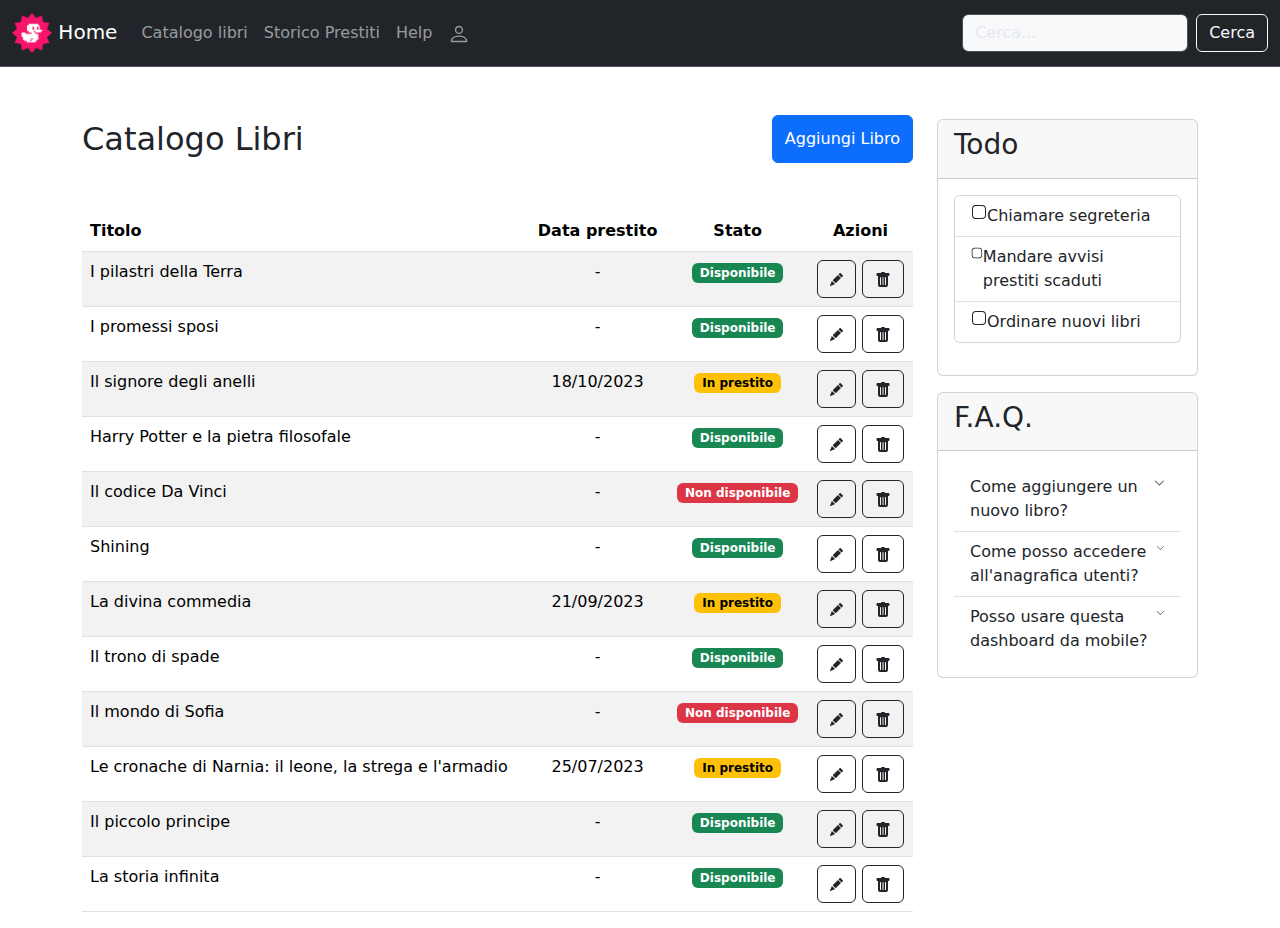
<file: index.html>
<!DOCTYPE html>
<html lang="en">
<head>
    <meta charset="UTF-8">
    <meta name="viewport" content="width=device-width, initial-scale=1.0">
    <title>Bootstrap Dashboard</title>
        <link
            href="https://cdn.jsdelivr.net/npm/bootstrap@5.3.3/dist/css/bootstrap.min.css"
            rel="stylesheet"
            integrity="sha384-QWTKZyjpPEjISv5WaRU9OFeRpok6YctnYmDr5pNlyT2bRjXh0JMhjY6hW+ALEwIH"
            crossorigin="anonymous"/>
        

        <link rel="stylesheet" href="css/style.css">
        

</head>
<body>

    <!-- header, navbar -->
    <!-- <header>
        <nav class="navbar navbar-expand-lg bg-dark bg-body" data-bs-theme="dark">
            <div class="container-header">
                <a class="navbar-brand" href="#">
                    <img src="img/duck.png" alt="papera bianca su sfondo fucsia" width="40" height="40" class="d-inline-block align-text-center">
                    Catalogo Libri
                </a>
                <button class="navbar-toggler" type="button" data-bs-toggle="collapse" data-bs-target="#navbarSupportedContent" aria-controls="navbarSupportedContent" aria-expanded="false" aria-label="Toggle navigation">
                    <span class="navbar-toggler-icon"></span>
                </button>
                <div class="collapse navbar-collapse"       id="navbarSupportedContent">
                    <ul class="navbar-nav me-auto mb-2 mb-lg-0">
                        <li class="nav-item">
                            <a class="nav-link" aria-current="page" data-bs-toggle="collapse" href="#"><i class="bi bi-person"></i><svg xmlns="http://www.w3.org/2000/svg" width="22" height="22" fill="currentColor"  class="bi bi-person" viewBox="0 0 16 16">
                                <path d="M8 8a3 3 0 1 0 0-6 3 3 0 0 0 0 6m2-3a2 2 0 1 1-4 0 2 2 0 0 1 4 0m4 8c0 1-1 1-1 1H3s-1 0-1-1 1-4 6-4 6 3 6 4m-1-.004c-.001-.246-.154-.986-.832-1.664C11.516 10.68 10.289 10 8 10s-3.516.68-4.168 1.332c-.678.678-.83 1.418-.832 1.664z"/>
                              </svg></a>
                        </li>
                        <li class="nav-item">
                            <a class="nav-link" aria-current="page" data-bs-toggle="collapse" href="#">Storico Prestiti</a>
                        </li>
                        <li class="nav-item">
                            <a class="nav-link" aria-current="page" data-bs-toggle="collapse" href="#">Help</a>
                        </li>
                    </ul>
                    <form class="d-flex" role="search">
                        <input class="form-control me-2 bg-light text-dark" type="search" placeholder="Cerca..." aria-label="Search">
                        <button class="btn btn-outline-light" type="submit"> Cerca</button>
                    </form>
                </div>
            </div>
        </nav>
    </header> -->

    <header>
        <nav class="navbar navbar-expand-lg bg-dark border-bottom border-body" data-bs-theme="dark">
            <div class="container-fluid">
                <a class="navbar-brand" href="#">
                    <img src="img/duck.png" alt="papera bianca su sfondo fucsia" width="40" height="40" class="d-inline-block align-text-center">
                    Home
                </a>
                <button class="navbar-toggler" type="button" data-bs-toggle="collapse" data-bs-target="#navbarSupportedContent" aria-controls="navbarSupportedContent" aria-expanded="false" aria-label="Toggle navigation">
                    <span class="navbar-toggler-icon"></span>
                </button>
                <div class="collapse navbar-collapse"       id="navbarSupportedContent">
                    <ul class="navbar-nav me-auto mb-2 mb-lg-0">
                        <li class="nav-item">
                            <a class="nav-link" href="./index.html">Catalogo libri</a>
                        </li>
                        <li class="nav-item">
                            <a class="nav-link" href="#">Storico Prestiti</a>
                        </li>
                        <li class="nav-item">
                            <a class="nav-link" href="#">Help</a>
                        </li>
                        <li class="nav-item">
                            <a class="nav-link" aria-current="page" data-bs-toggle="collapse" href="./create-user.html"><i class="bi bi-person"></i><svg xmlns="http://www.w3.org/2000/svg" width="22" height="22" fill="currentColor"  class="bi bi-person" viewBox="0 0 16 16">
                                <path d="M8 8a3 3 0 1 0 0-6 3 3 0 0 0 0 6m2-3a2 2 0 1 1-4 0 2 2 0 0 1 4 0m4 8c0 1-1 1-1 1H3s-1 0-1-1 1-4 6-4 6 3 6 4m-1-.004c-.001-.246-.154-.986-.832-1.664C11.516 10.68 10.289 10 8 10s-3.516.68-4.168 1.332c-.678.678-.83 1.418-.832 1.664z"/>
                              </svg></a>
                        </li>
                    </ul>
                    <form class="d-flex" role="search">
                        <input class="form-control me-2 bg-light text-black" type="text" placeholder="Cerca..." aria-label="Search">
                        <button class="btn btn-outline-light" type="submit"> Cerca</button>
                    </form>
                </div>
            </div>
        </nav>
    </header>

    <main>

        <!-- grid -->
        <div class="container pt-5">
            <div class="row">

                <!-- prima colonna, sinistra -->

                <div class="col-sm-12 md-10 col-lg-9">
                    <section class="fs-2 d-flex justify-content-between">Catalogo Libri
                    <button type="button" class="btn btn-primary">Aggiungi Libro</button>
                    </section>

                   <!-- tabella -->

                    <div class="table pt-5">
                        <table class="table table-striped">
                            <thead>
                                <tr>
                                    <th>Titolo</th>
                                    <th class="text-center">Data prestito</th>
                                    <th class="text-center">Stato</th>
                                    <th class="text-center">Azioni</th>
                                </tr>
                            </thead>
                            <tbody>
                            <tr>
                                <td>I pilastri della Terra</td>
                                <td class="text-center">-</td>
                                <td class="text-center">
                                    <span class="badge text-bg-success">Disponibile</span>
                                </td>
                                <td class="text-center">
                                    <a href="" class="btn btn-outline-dark">
                                        <i class="bi bi-pencil.fill"></i>
                                        <svg xmlns="http://www.w3.org/2000/svg" width="13" height="13" fill="currentColor" class="bi bi-pencil-fill" viewBox="0 0 16 16">
                                        <path d="M12.854.146a.5.5 0 0 0-.707 0L10.5 1.793 14.207 5.5l1.647-1.646a.5.5 0 0 0 0-.708zm.646 6.061L9.793 2.5 3.293 9H3.5a.5.5 0 0 1 .5.5v.5h.5a.5.5 0 0 1 .5.5v.5h.5a.5.5 0 0 1 .5.5v.5h.5a.5.5 0 0 1 .5.5v.207zm-7.468 7.468A.5.5 0 0 1 6 13.5V13h-.5a.5.5 0 0 1-.5-.5V12h-.5a.5.5 0 0 1-.5-.5V11h-.5a.5.5 0 0 1-.5-.5V10h-.5a.5.5 0 0 1-.175-.032l-.179.178a.5.5 0 0 0-.11.168l-2 5a.5.5 0 0 0 .65.65l5-2a.5.5 0 0 0 .168-.11z"/>
                                        </svg>
                                    </a>
                                    <a href="" class="btn btn-outline-dark">
                                        <i class="bi bi-trash-fill"></i>
                                        <svg xmlns="http://www.w3.org/2000/svg" width="16" height="16" fill="currentColor" class="bi bi-trash-fill" viewBox="0 0 16 16">
                                        <path d="M2.5 1a1 1 0 0 0-1 1v1a1 1 0 0 0 1 1H3v9a2 2 0 0 0 2 2h6a2 2 0 0 0 2-2V4h.5a1 1 0 0 0 1-1V2a1 1 0 0 0-1-1H10a1 1 0 0 0-1-1H7a1 1 0 0 0-1 1zm3 4a.5.5 0 0 1 .5.5v7a.5.5 0 0 1-1 0v-7a.5.5 0 0 1 .5-.5M8 5a.5.5 0 0 1 .5.5v7a.5.5 0 0 1-1 0v-7A.5.5 0 0 1 8 5m3 .5v7a.5.5 0 0 1-1 0v-7a.5.5 0 0 1 1 0"/>
                                        </svg>
                                    </a>
                                </td>
                            </tr>
                            <tr>
                                <td>I promessi sposi</td>
                                <td class="text-center">-</td>
                                <td class="text-center">
                                    <span class="badge text-bg-success">Disponibile</span>
                                </td>
                                <td class="text-center">
                                    <a href="" class="btn btn-outline-dark">
                                        <i class="bi bi-pencil.fill"></i>
                                        <svg xmlns="http://www.w3.org/2000/svg" width="13" height="13" fill="currentColor" class="bi bi-pencil-fill" viewBox="0 0 16 16">
                                        <path d="M12.854.146a.5.5 0 0 0-.707 0L10.5 1.793 14.207 5.5l1.647-1.646a.5.5 0 0 0 0-.708zm.646 6.061L9.793 2.5 3.293 9H3.5a.5.5 0 0 1 .5.5v.5h.5a.5.5 0 0 1 .5.5v.5h.5a.5.5 0 0 1 .5.5v.5h.5a.5.5 0 0 1 .5.5v.207zm-7.468 7.468A.5.5 0 0 1 6 13.5V13h-.5a.5.5 0 0 1-.5-.5V12h-.5a.5.5 0 0 1-.5-.5V11h-.5a.5.5 0 0 1-.5-.5V10h-.5a.5.5 0 0 1-.175-.032l-.179.178a.5.5 0 0 0-.11.168l-2 5a.5.5 0 0 0 .65.65l5-2a.5.5 0 0 0 .168-.11z"/>
                                        </svg>
                                    </a>
                                    <a href="" class="btn btn-outline-dark">
                                        <i class="bi bi-trash-fill"></i>
                                        <svg xmlns="http://www.w3.org/2000/svg" width="16" height="16" fill="currentColor" class="bi bi-trash-fill" viewBox="0 0 16 16">
                                        <path d="M2.5 1a1 1 0 0 0-1 1v1a1 1 0 0 0 1 1H3v9a2 2 0 0 0 2 2h6a2 2 0 0 0 2-2V4h.5a1 1 0 0 0 1-1V2a1 1 0 0 0-1-1H10a1 1 0 0 0-1-1H7a1 1 0 0 0-1 1zm3 4a.5.5 0 0 1 .5.5v7a.5.5 0 0 1-1 0v-7a.5.5 0 0 1 .5-.5M8 5a.5.5 0 0 1 .5.5v7a.5.5 0 0 1-1 0v-7A.5.5 0 0 1 8 5m3 .5v7a.5.5 0 0 1-1 0v-7a.5.5 0 0 1 1 0"/>
                                        </svg>
                                    </a>
                                </td>
                            </tr>
                            <tr>
                                <td>Il signore degli anelli</td>
                                <td class="text-center">18/10/2023</td>
                                <td class="text-center">
                                    <span class="badge text-bg-warning">In prestito</span>
                                </td>
                                <td class="text-center">
                                    <a href="" class="btn btn-outline-dark">
                                        <i class="bi bi-pencil.fill"></i>
                                        <svg xmlns="http://www.w3.org/2000/svg" width="13" height="13" fill="currentColor" class="bi bi-pencil-fill" viewBox="0 0 16 16">
                                        <path d="M12.854.146a.5.5 0 0 0-.707 0L10.5 1.793 14.207 5.5l1.647-1.646a.5.5 0 0 0 0-.708zm.646 6.061L9.793 2.5 3.293 9H3.5a.5.5 0 0 1 .5.5v.5h.5a.5.5 0 0 1 .5.5v.5h.5a.5.5 0 0 1 .5.5v.5h.5a.5.5 0 0 1 .5.5v.207zm-7.468 7.468A.5.5 0 0 1 6 13.5V13h-.5a.5.5 0 0 1-.5-.5V12h-.5a.5.5 0 0 1-.5-.5V11h-.5a.5.5 0 0 1-.5-.5V10h-.5a.5.5 0 0 1-.175-.032l-.179.178a.5.5 0 0 0-.11.168l-2 5a.5.5 0 0 0 .65.65l5-2a.5.5 0 0 0 .168-.11z"/>
                                        </svg>
                                    </a>
                                    <a href="" class="btn btn-outline-dark">
                                        <i class="bi bi-trash-fill"></i>
                                        <svg xmlns="http://www.w3.org/2000/svg" width="16" height="16" fill="currentColor" class="bi bi-trash-fill" viewBox="0 0 16 16">
                                        <path d="M2.5 1a1 1 0 0 0-1 1v1a1 1 0 0 0 1 1H3v9a2 2 0 0 0 2 2h6a2 2 0 0 0 2-2V4h.5a1 1 0 0 0 1-1V2a1 1 0 0 0-1-1H10a1 1 0 0 0-1-1H7a1 1 0 0 0-1 1zm3 4a.5.5 0 0 1 .5.5v7a.5.5 0 0 1-1 0v-7a.5.5 0 0 1 .5-.5M8 5a.5.5 0 0 1 .5.5v7a.5.5 0 0 1-1 0v-7A.5.5 0 0 1 8 5m3 .5v7a.5.5 0 0 1-1 0v-7a.5.5 0 0 1 1 0"/>
                                        </svg>
                                    </a>
                                </td>
                            </tr>
                            <tr>
                                <td>Harry Potter e la pietra filosofale</td>
                                <td class="text-center">-</td>
                                <td class="text-center">
                                    <span class="badge text-bg-success text">Disponibile</span>
                                </td>
                                <td class="text-center">
                                    <a href="" class="btn btn-outline-dark">
                                        <i class="bi bi-pencil.fill"></i>
                                        <svg xmlns="http://www.w3.org/2000/svg" width="13" height="13" fill="currentColor" class="bi bi-pencil-fill" viewBox="0 0 16 16">
                                        <path d="M12.854.146a.5.5 0 0 0-.707 0L10.5 1.793 14.207 5.5l1.647-1.646a.5.5 0 0 0 0-.708zm.646 6.061L9.793 2.5 3.293 9H3.5a.5.5 0 0 1 .5.5v.5h.5a.5.5 0 0 1 .5.5v.5h.5a.5.5 0 0 1 .5.5v.5h.5a.5.5 0 0 1 .5.5v.207zm-7.468 7.468A.5.5 0 0 1 6 13.5V13h-.5a.5.5 0 0 1-.5-.5V12h-.5a.5.5 0 0 1-.5-.5V11h-.5a.5.5 0 0 1-.5-.5V10h-.5a.5.5 0 0 1-.175-.032l-.179.178a.5.5 0 0 0-.11.168l-2 5a.5.5 0 0 0 .65.65l5-2a.5.5 0 0 0 .168-.11z"/>
                                        </svg>
                                    </a>
                                    <a href="" class="btn btn-outline-dark">
                                        <i class="bi bi-trash-fill"></i>
                                        <svg xmlns="http://www.w3.org/2000/svg" width="16" height="16" fill="currentColor" class="bi bi-trash-fill" viewBox="0 0 16 16">
                                        <path d="M2.5 1a1 1 0 0 0-1 1v1a1 1 0 0 0 1 1H3v9a2 2 0 0 0 2 2h6a2 2 0 0 0 2-2V4h.5a1 1 0 0 0 1-1V2a1 1 0 0 0-1-1H10a1 1 0 0 0-1-1H7a1 1 0 0 0-1 1zm3 4a.5.5 0 0 1 .5.5v7a.5.5 0 0 1-1 0v-7a.5.5 0 0 1 .5-.5M8 5a.5.5 0 0 1 .5.5v7a.5.5 0 0 1-1 0v-7A.5.5 0 0 1 8 5m3 .5v7a.5.5 0 0 1-1 0v-7a.5.5 0 0 1 1 0"/>
                                        </svg>
                                    </a>
                                </td>
                            </tr>
                            <tr>
                                <td>Il codice Da Vinci</td>
                                <td class="text-center">-</td>
                                <td class="text-center"> 
                                    <span class="badge text-bg-danger">Non disponibile</span>
                                </td>
                                <td class="text-center">
                                    <a href="" class="btn btn-outline-dark">
                                        <i class="bi bi-pencil.fill"></i>
                                        <svg xmlns="http://www.w3.org/2000/svg" width="13" height="13" fill="currentColor" class="bi bi-pencil-fill" viewBox="0 0 16 16">
                                        <path d="M12.854.146a.5.5 0 0 0-.707 0L10.5 1.793 14.207 5.5l1.647-1.646a.5.5 0 0 0 0-.708zm.646 6.061L9.793 2.5 3.293 9H3.5a.5.5 0 0 1 .5.5v.5h.5a.5.5 0 0 1 .5.5v.5h.5a.5.5 0 0 1 .5.5v.5h.5a.5.5 0 0 1 .5.5v.207zm-7.468 7.468A.5.5 0 0 1 6 13.5V13h-.5a.5.5 0 0 1-.5-.5V12h-.5a.5.5 0 0 1-.5-.5V11h-.5a.5.5 0 0 1-.5-.5V10h-.5a.5.5 0 0 1-.175-.032l-.179.178a.5.5 0 0 0-.11.168l-2 5a.5.5 0 0 0 .65.65l5-2a.5.5 0 0 0 .168-.11z"/>
                                        </svg>
                                    </a>
                                    <a href="" class="btn btn-outline-dark">
                                        <i class="bi bi-trash-fill"></i>
                                        <svg xmlns="http://www.w3.org/2000/svg" width="16" height="16" fill="currentColor" class="bi bi-trash-fill" viewBox="0 0 16 16">
                                        <path d="M2.5 1a1 1 0 0 0-1 1v1a1 1 0 0 0 1 1H3v9a2 2 0 0 0 2 2h6a2 2 0 0 0 2-2V4h.5a1 1 0 0 0 1-1V2a1 1 0 0 0-1-1H10a1 1 0 0 0-1-1H7a1 1 0 0 0-1 1zm3 4a.5.5 0 0 1 .5.5v7a.5.5 0 0 1-1 0v-7a.5.5 0 0 1 .5-.5M8 5a.5.5 0 0 1 .5.5v7a.5.5 0 0 1-1 0v-7A.5.5 0 0 1 8 5m3 .5v7a.5.5 0 0 1-1 0v-7a.5.5 0 0 1 1 0"/>
                                        </svg>
                                    </a>
                                </td>
                            </tr>
                            <tr>
                                <td>Shining</td>
                                <td class="text-center">-</td>
                                <td class="text-center">
                                    <span class="badge text-bg-success">Disponibile</span>
                                </td>
                                <td class="text-center">
                                    <a href="" class="btn btn-outline-dark">
                                        <i class="bi bi-pencil.fill"></i>
                                        <svg xmlns="http://www.w3.org/2000/svg" width="13" height="13" fill="currentColor" class="bi bi-pencil-fill" viewBox="0 0 16 16">
                                        <path d="M12.854.146a.5.5 0 0 0-.707 0L10.5 1.793 14.207 5.5l1.647-1.646a.5.5 0 0 0 0-.708zm.646 6.061L9.793 2.5 3.293 9H3.5a.5.5 0 0 1 .5.5v.5h.5a.5.5 0 0 1 .5.5v.5h.5a.5.5 0 0 1 .5.5v.5h.5a.5.5 0 0 1 .5.5v.207zm-7.468 7.468A.5.5 0 0 1 6 13.5V13h-.5a.5.5 0 0 1-.5-.5V12h-.5a.5.5 0 0 1-.5-.5V11h-.5a.5.5 0 0 1-.5-.5V10h-.5a.5.5 0 0 1-.175-.032l-.179.178a.5.5 0 0 0-.11.168l-2 5a.5.5 0 0 0 .65.65l5-2a.5.5 0 0 0 .168-.11z"/>
                                        </svg>
                                    </a>
                                    <a href="" class="btn btn-outline-dark">
                                        <i class="bi bi-trash-fill"></i>
                                        <svg xmlns="http://www.w3.org/2000/svg" width="16" height="16" fill="currentColor" class="bi bi-trash-fill" viewBox="0 0 16 16">
                                        <path d="M2.5 1a1 1 0 0 0-1 1v1a1 1 0 0 0 1 1H3v9a2 2 0 0 0 2 2h6a2 2 0 0 0 2-2V4h.5a1 1 0 0 0 1-1V2a1 1 0 0 0-1-1H10a1 1 0 0 0-1-1H7a1 1 0 0 0-1 1zm3 4a.5.5 0 0 1 .5.5v7a.5.5 0 0 1-1 0v-7a.5.5 0 0 1 .5-.5M8 5a.5.5 0 0 1 .5.5v7a.5.5 0 0 1-1 0v-7A.5.5 0 0 1 8 5m3 .5v7a.5.5 0 0 1-1 0v-7a.5.5 0 0 1 1 0"/>
                                        </svg>
                                    </a>
                                </td>
                            </tr>
                            <tr>
                                <td>La divina commedia</td>
                                <td class="text-center">21/09/2023</td>
                                <td class="text-center">
                                    <span class="badge text-bg-warning">In prestito</span>
                                </td>
                                <td class="text-center">
                                    <a href="" class="btn btn-outline-dark">
                                        <i class="bi bi-pencil.fill"></i>
                                        <svg xmlns="http://www.w3.org/2000/svg" width="13" height="13" fill="currentColor" class="bi bi-pencil-fill" viewBox="0 0 16 16">
                                        <path d="M12.854.146a.5.5 0 0 0-.707 0L10.5 1.793 14.207 5.5l1.647-1.646a.5.5 0 0 0 0-.708zm.646 6.061L9.793 2.5 3.293 9H3.5a.5.5 0 0 1 .5.5v.5h.5a.5.5 0 0 1 .5.5v.5h.5a.5.5 0 0 1 .5.5v.5h.5a.5.5 0 0 1 .5.5v.207zm-7.468 7.468A.5.5 0 0 1 6 13.5V13h-.5a.5.5 0 0 1-.5-.5V12h-.5a.5.5 0 0 1-.5-.5V11h-.5a.5.5 0 0 1-.5-.5V10h-.5a.5.5 0 0 1-.175-.032l-.179.178a.5.5 0 0 0-.11.168l-2 5a.5.5 0 0 0 .65.65l5-2a.5.5 0 0 0 .168-.11z"/>
                                        </svg>
                                    </a>
                                    <a href="" class="btn btn-outline-dark">
                                        <i class="bi bi-trash-fill"></i>
                                        <svg xmlns="http://www.w3.org/2000/svg" width="16" height="16" fill="currentColor" class="bi bi-trash-fill" viewBox="0 0 16 16">
                                        <path d="M2.5 1a1 1 0 0 0-1 1v1a1 1 0 0 0 1 1H3v9a2 2 0 0 0 2 2h6a2 2 0 0 0 2-2V4h.5a1 1 0 0 0 1-1V2a1 1 0 0 0-1-1H10a1 1 0 0 0-1-1H7a1 1 0 0 0-1 1zm3 4a.5.5 0 0 1 .5.5v7a.5.5 0 0 1-1 0v-7a.5.5 0 0 1 .5-.5M8 5a.5.5 0 0 1 .5.5v7a.5.5 0 0 1-1 0v-7A.5.5 0 0 1 8 5m3 .5v7a.5.5 0 0 1-1 0v-7a.5.5 0 0 1 1 0"/>
                                        </svg>
                                    </a>
                                </td>
                            </tr>
                            <tr>
                                <td>Il trono di spade</td>
                                <td class="text-center">-</td>
                                <td class="text-center">
                                    <span class="badge text-bg-success">Disponibile</span>
                                </td>
                                <td class="text-center">
                                    <a href="" class="btn btn-outline-dark">
                                        <i class="bi bi-pencil.fill"></i>
                                        <svg xmlns="http://www.w3.org/2000/svg" width="13" height="13" fill="currentColor" class="bi bi-pencil-fill" viewBox="0 0 16 16">
                                        <path d="M12.854.146a.5.5 0 0 0-.707 0L10.5 1.793 14.207 5.5l1.647-1.646a.5.5 0 0 0 0-.708zm.646 6.061L9.793 2.5 3.293 9H3.5a.5.5 0 0 1 .5.5v.5h.5a.5.5 0 0 1 .5.5v.5h.5a.5.5 0 0 1 .5.5v.5h.5a.5.5 0 0 1 .5.5v.207zm-7.468 7.468A.5.5 0 0 1 6 13.5V13h-.5a.5.5 0 0 1-.5-.5V12h-.5a.5.5 0 0 1-.5-.5V11h-.5a.5.5 0 0 1-.5-.5V10h-.5a.5.5 0 0 1-.175-.032l-.179.178a.5.5 0 0 0-.11.168l-2 5a.5.5 0 0 0 .65.65l5-2a.5.5 0 0 0 .168-.11z"/>
                                        </svg>
                                    </a>
                                    <a href="" class="btn btn-outline-dark">
                                        <i class="bi bi-trash-fill"></i>
                                        <svg xmlns="http://www.w3.org/2000/svg" width="16" height="16" fill="currentColor" class="bi bi-trash-fill" viewBox="0 0 16 16">
                                        <path d="M2.5 1a1 1 0 0 0-1 1v1a1 1 0 0 0 1 1H3v9a2 2 0 0 0 2 2h6a2 2 0 0 0 2-2V4h.5a1 1 0 0 0 1-1V2a1 1 0 0 0-1-1H10a1 1 0 0 0-1-1H7a1 1 0 0 0-1 1zm3 4a.5.5 0 0 1 .5.5v7a.5.5 0 0 1-1 0v-7a.5.5 0 0 1 .5-.5M8 5a.5.5 0 0 1 .5.5v7a.5.5 0 0 1-1 0v-7A.5.5 0 0 1 8 5m3 .5v7a.5.5 0 0 1-1 0v-7a.5.5 0 0 1 1 0"/>
                                        </svg>
                                    </a>
                                </td>
                            </tr>
                            <tr>
                                <td>Il mondo di Sofia</td>
                                <td class="text-center">-</td>
                                <td class="text-center">
                                    <span class="badge text-bg-danger">Non disponibile</span>
                                </td>
                                <td class="text-center">
                                    <a href="" class="btn btn-outline-dark">
                                        <i class="bi bi-pencil.fill"></i>
                                        <svg xmlns="http://www.w3.org/2000/svg" width="13" height="13" fill="currentColor" class="bi bi-pencil-fill" viewBox="0 0 16 16">
                                        <path d="M12.854.146a.5.5 0 0 0-.707 0L10.5 1.793 14.207 5.5l1.647-1.646a.5.5 0 0 0 0-.708zm.646 6.061L9.793 2.5 3.293 9H3.5a.5.5 0 0 1 .5.5v.5h.5a.5.5 0 0 1 .5.5v.5h.5a.5.5 0 0 1 .5.5v.5h.5a.5.5 0 0 1 .5.5v.207zm-7.468 7.468A.5.5 0 0 1 6 13.5V13h-.5a.5.5 0 0 1-.5-.5V12h-.5a.5.5 0 0 1-.5-.5V11h-.5a.5.5 0 0 1-.5-.5V10h-.5a.5.5 0 0 1-.175-.032l-.179.178a.5.5 0 0 0-.11.168l-2 5a.5.5 0 0 0 .65.65l5-2a.5.5 0 0 0 .168-.11z"/>
                                        </svg>
                                    </a>
                                    <a href="" class="btn btn-outline-dark">
                                        <i class="bi bi-trash-fill"></i>
                                        <svg xmlns="http://www.w3.org/2000/svg" width="16" height="16" fill="currentColor" class="bi bi-trash-fill" viewBox="0 0 16 16">
                                        <path d="M2.5 1a1 1 0 0 0-1 1v1a1 1 0 0 0 1 1H3v9a2 2 0 0 0 2 2h6a2 2 0 0 0 2-2V4h.5a1 1 0 0 0 1-1V2a1 1 0 0 0-1-1H10a1 1 0 0 0-1-1H7a1 1 0 0 0-1 1zm3 4a.5.5 0 0 1 .5.5v7a.5.5 0 0 1-1 0v-7a.5.5 0 0 1 .5-.5M8 5a.5.5 0 0 1 .5.5v7a.5.5 0 0 1-1 0v-7A.5.5 0 0 1 8 5m3 .5v7a.5.5 0 0 1-1 0v-7a.5.5 0 0 1 1 0"/>
                                        </svg>
                                    </a>
                                </td>
                            </tr>
                            <tr>
                                <td>Le cronache di Narnia: il leone, la strega e l'armadio</td>
                                <td class="text-center">25/07/2023</td>
                                <td class="text-center">
                                    <span class="badge text-bg-warning">In prestito</span>                                 
                                </td>
                                <td class="text-center">
                                    <a href="" class="btn btn-outline-dark">
                                        <i class="bi bi-pencil.fill"></i>
                                        <svg xmlns="http://www.w3.org/2000/svg" width="13" height="13" fill="currentColor" class="bi bi-pencil-fill" viewBox="0 0 16 16">
                                        <path d="M12.854.146a.5.5 0 0 0-.707 0L10.5 1.793 14.207 5.5l1.647-1.646a.5.5 0 0 0 0-.708zm.646 6.061L9.793 2.5 3.293 9H3.5a.5.5 0 0 1 .5.5v.5h.5a.5.5 0 0 1 .5.5v.5h.5a.5.5 0 0 1 .5.5v.5h.5a.5.5 0 0 1 .5.5v.207zm-7.468 7.468A.5.5 0 0 1 6 13.5V13h-.5a.5.5 0 0 1-.5-.5V12h-.5a.5.5 0 0 1-.5-.5V11h-.5a.5.5 0 0 1-.5-.5V10h-.5a.5.5 0 0 1-.175-.032l-.179.178a.5.5 0 0 0-.11.168l-2 5a.5.5 0 0 0 .65.65l5-2a.5.5 0 0 0 .168-.11z"/>
                                        </svg>
                                    </a>
                                    <a href="" class="btn btn-outline-dark">
                                        <i class="bi bi-trash-fill"></i>
                                        <svg xmlns="http://www.w3.org/2000/svg" width="16" height="16" fill="currentColor" class="bi bi-trash-fill" viewBox="0 0 16 16">
                                        <path d="M2.5 1a1 1 0 0 0-1 1v1a1 1 0 0 0 1 1H3v9a2 2 0 0 0 2 2h6a2 2 0 0 0 2-2V4h.5a1 1 0 0 0 1-1V2a1 1 0 0 0-1-1H10a1 1 0 0 0-1-1H7a1 1 0 0 0-1 1zm3 4a.5.5 0 0 1 .5.5v7a.5.5 0 0 1-1 0v-7a.5.5 0 0 1 .5-.5M8 5a.5.5 0 0 1 .5.5v7a.5.5 0 0 1-1 0v-7A.5.5 0 0 1 8 5m3 .5v7a.5.5 0 0 1-1 0v-7a.5.5 0 0 1 1 0"/>
                                        </svg>
                                    </a>
                                </td>
                            </tr>
                            <tr>
                                <td>Il piccolo principe</td>
                                <td class="text-center">-</td>
                                <td class="text-center">
                                    <span class="badge text-bg-success">Disponibile</span>
                                </td>
                                <td class="text-center">
                                    <a href="" class="btn btn-outline-dark">
                                        <i class="bi bi-pencil.fill"></i>
                                        <svg xmlns="http://www.w3.org/2000/svg" width="13" height="13" fill="currentColor" class="bi bi-pencil-fill" viewBox="0 0 16 16">
                                        <path d="M12.854.146a.5.5 0 0 0-.707 0L10.5 1.793 14.207 5.5l1.647-1.646a.5.5 0 0 0 0-.708zm.646 6.061L9.793 2.5 3.293 9H3.5a.5.5 0 0 1 .5.5v.5h.5a.5.5 0 0 1 .5.5v.5h.5a.5.5 0 0 1 .5.5v.5h.5a.5.5 0 0 1 .5.5v.207zm-7.468 7.468A.5.5 0 0 1 6 13.5V13h-.5a.5.5 0 0 1-.5-.5V12h-.5a.5.5 0 0 1-.5-.5V11h-.5a.5.5 0 0 1-.5-.5V10h-.5a.5.5 0 0 1-.175-.032l-.179.178a.5.5 0 0 0-.11.168l-2 5a.5.5 0 0 0 .65.65l5-2a.5.5 0 0 0 .168-.11z"/>
                                        </svg>
                                    </a>
                                    <a href="" class="btn btn-outline-dark">
                                        <i class="bi bi-trash-fill"></i>
                                        <svg xmlns="http://www.w3.org/2000/svg" width="16" height="16" fill="currentColor" class="bi bi-trash-fill" viewBox="0 0 16 16">
                                        <path d="M2.5 1a1 1 0 0 0-1 1v1a1 1 0 0 0 1 1H3v9a2 2 0 0 0 2 2h6a2 2 0 0 0 2-2V4h.5a1 1 0 0 0 1-1V2a1 1 0 0 0-1-1H10a1 1 0 0 0-1-1H7a1 1 0 0 0-1 1zm3 4a.5.5 0 0 1 .5.5v7a.5.5 0 0 1-1 0v-7a.5.5 0 0 1 .5-.5M8 5a.5.5 0 0 1 .5.5v7a.5.5 0 0 1-1 0v-7A.5.5 0 0 1 8 5m3 .5v7a.5.5 0 0 1-1 0v-7a.5.5 0 0 1 1 0"/>
                                        </svg>
                                    </a>
                                </td>
                            </tr>
                            <tr>
                                <td>La storia infinita</td>
                                <td class="text-center">-</td>
                                <td class="text-center">
                                    <span class="badge text-bg-success">Disponibile</span>
                                </td>
                                <td class="text-center">
                                    <a href="" class="btn btn-outline-dark">
                                        <i class="bi bi-pencil.fill"></i>
                                        <svg xmlns="http://www.w3.org/2000/svg" width="13" height="13" fill="currentColor" class="bi bi-pencil-fill" viewBox="0 0 16 16">
                                        <path d="M12.854.146a.5.5 0 0 0-.707 0L10.5 1.793 14.207 5.5l1.647-1.646a.5.5 0 0 0 0-.708zm.646 6.061L9.793 2.5 3.293 9H3.5a.5.5 0 0 1 .5.5v.5h.5a.5.5 0 0 1 .5.5v.5h.5a.5.5 0 0 1 .5.5v.5h.5a.5.5 0 0 1 .5.5v.207zm-7.468 7.468A.5.5 0 0 1 6 13.5V13h-.5a.5.5 0 0 1-.5-.5V12h-.5a.5.5 0 0 1-.5-.5V11h-.5a.5.5 0 0 1-.5-.5V10h-.5a.5.5 0 0 1-.175-.032l-.179.178a.5.5 0 0 0-.11.168l-2 5a.5.5 0 0 0 .65.65l5-2a.5.5 0 0 0 .168-.11z"/>
                                        </svg>
                                    </a>
                                    <a href="" class="btn btn-outline-dark">
                                        <i class="bi bi-trash-fill"></i>
                                        <svg xmlns="http://www.w3.org/2000/svg" width="16" height="16" fill="currentColor" class="bi bi-trash-fill" viewBox="0 0 16 16">
                                        <path d="M2.5 1a1 1 0 0 0-1 1v1a1 1 0 0 0 1 1H3v9a2 2 0 0 0 2 2h6a2 2 0 0 0 2-2V4h.5a1 1 0 0 0 1-1V2a1 1 0 0 0-1-1H10a1 1 0 0 0-1-1H7a1 1 0 0 0-1 1zm3 4a.5.5 0 0 1 .5.5v7a.5.5 0 0 1-1 0v-7a.5.5 0 0 1 .5-.5M8 5a.5.5 0 0 1 .5.5v7a.5.5 0 0 1-1 0v-7A.5.5 0 0 1 8 5m3 .5v7a.5.5 0 0 1-1 0v-7a.5.5 0 0 1 1 0"/>
                                        </svg>
                                    </a>
                                </td>
                            </tr>
                            </tbody>
                        </table>
                    </div>
                </div>
                
                <!-- seconda colonna, destra -->

                
                <div class="col-sm-12 md-10 col-lg-3 pt-1">

                    <!-- prima card -->

                    <div class="card border-silver mb-3">
                        <div class="card-header"><h3>Todo</h3></div>
                        <div class="card-body">
                            <div class="card border-silver mb-3">
                                <ul class="list-group list-group-flush">
                                    <li class="list-group-item">
                                        <i class="bi bi-app"></i><svg xmlns="http://www.w3.org/2000/svg" width="16" height="16" fill="currentColor" class="bi bi-app" viewBox="0 0 16 16">
                                        <path d="M11 2a3 3 0 0 1 3 3v6a3 3 0 0 1-3 3H5a3 3 0 0 1-3-3V5a3 3 0 0 1 3-3zM5 1a4 4 0 0 0-4 4v6a4 4 0 0 0 4 4h6a4 4 0 0 0 4-4V5a4 4 0 0 0-4-4z"/>
                                        </svg>
                                        Chiamare segreteria
                                    </li>
                                    <li class="list-group-item">
                                        <i class="bi bi-app"></i><svg xmlns="http://www.w3.org/2000/svg" width="16" height="16" fill="currentColor" class="bi bi-app" viewBox="0 0 16 16">
                                        <path d="M11 2a3 3 0 0 1 3 3v6a3 3 0 0 1-3 3H5a3 3 0 0 1-3-3V5a3 3 0 0 1 3-3zM5 1a4 4 0 0 0-4 4v6a4 4 0 0 0 4 4h6a4 4 0 0 0 4-4V5a4 4 0 0 0-4-4z"/>
                                        </svg>
                                        Mandare avvisi prestiti scaduti
                                    </li>
                                    <li class="list-group-item">
                                        <i class="bi bi-app"></i><svg xmlns="http://www.w3.org/2000/svg" width="16" height="16" fill="currentColor" class="bi bi-app" viewBox="0 0 16 16">
                                        <path d="M11 2a3 3 0 0 1 3 3v6a3 3 0 0 1-3 3H5a3 3 0 0 1-3-3V5a3 3 0 0 1 3-3zM5 1a4 4 0 0 0-4 4v6a4 4 0 0 0 4 4h6a4 4 0 0 0 4-4V5a4 4 0 0 0-4-4z"/>
                                        </svg>
                                        Ordinare nuovi libri
                                    </li>
                                </ul>
                            </div>
                        </div>
                    </div>

                    <!-- seconda card -->

                    <div class="card border-silver mb-3">
                        <div class="card-header"><h3>F.A.Q.</h3></div>
                        <div class="card-body">
                            <ul class="list-group list-group-flush">
                                <li class="list-group-item">Come aggiungere un nuovo libro?  <i class="bi bi-chevron-down"></i><svg xmlns="http://www.w3.org/2000/svg" width="16" height="16" fill="currentColor" class="bi bi-chevron-down" viewBox="0 0 16 16">
                                    <path fill-rule="evenodd" d="M1.646 4.646a.5.5 0 0 1 .708 0L8 10.293l5.646-5.647a.5.5 0 0 1 .708.708l-6 6a.5.5 0 0 1-.708 0l-6-6a.5.5 0 0 1 0-.708"/>
                                  </svg>
                                </li>
                                <li class="list-group-item">Come posso accedere all'anagrafica utenti?   <i class="bi bi-chevron-down"></i><svg xmlns="http://www.w3.org/2000/svg" width="16" height="16" fill="currentColor" class="bi bi-chevron-down" viewBox="0 0 16 16">
                                    <path fill-rule="evenodd" d="M1.646 4.646a.5.5 0 0 1 .708 0L8 10.293l5.646-5.647a.5.5 0 0 1 .708.708l-6 6a.5.5 0 0 1-.708 0l-6-6a.5.5 0 0 1 0-.708"/>
                                  </svg>
                                </li>
                                <li class="list-group-item">Posso usare questa dashboard da mobile? <i class="bi bi-chevron-down"></i><svg xmlns="http://www.w3.org/2000/svg" width="16" height="16" fill="currentColor" class="bi bi-chevron-down" viewBox="0 0 16 16">
                                <path fill-rule="evenodd" d="M1.646 4.646a.5.5 0 0 1 .708 0L8 10.293l5.646-5.647a.5.5 0 0 1 .708.708l-6 6a.5.5 0 0 1-.708 0l-6-6a.5.5 0 0 1 0-.708"/>
                                </svg>
                                </li>
                            </ul>
                        </div>
                        
                    </div>
                </div>
            </div>
        </div>
    


    </main>

    <script src="https://cdn.jsdelivr.net/npm/bootstrap@5.3.3/dist/js/bootstrap.bundle.min.js" integrity="sha384-YvpcrYf0tY3lHB60NNkmXc5s9fDVZLESaAA55NDzOxhy9GkcIdslK1eN7N6jIeHz" crossorigin="anonymous">
    </script>

</body>
</html>
</file>
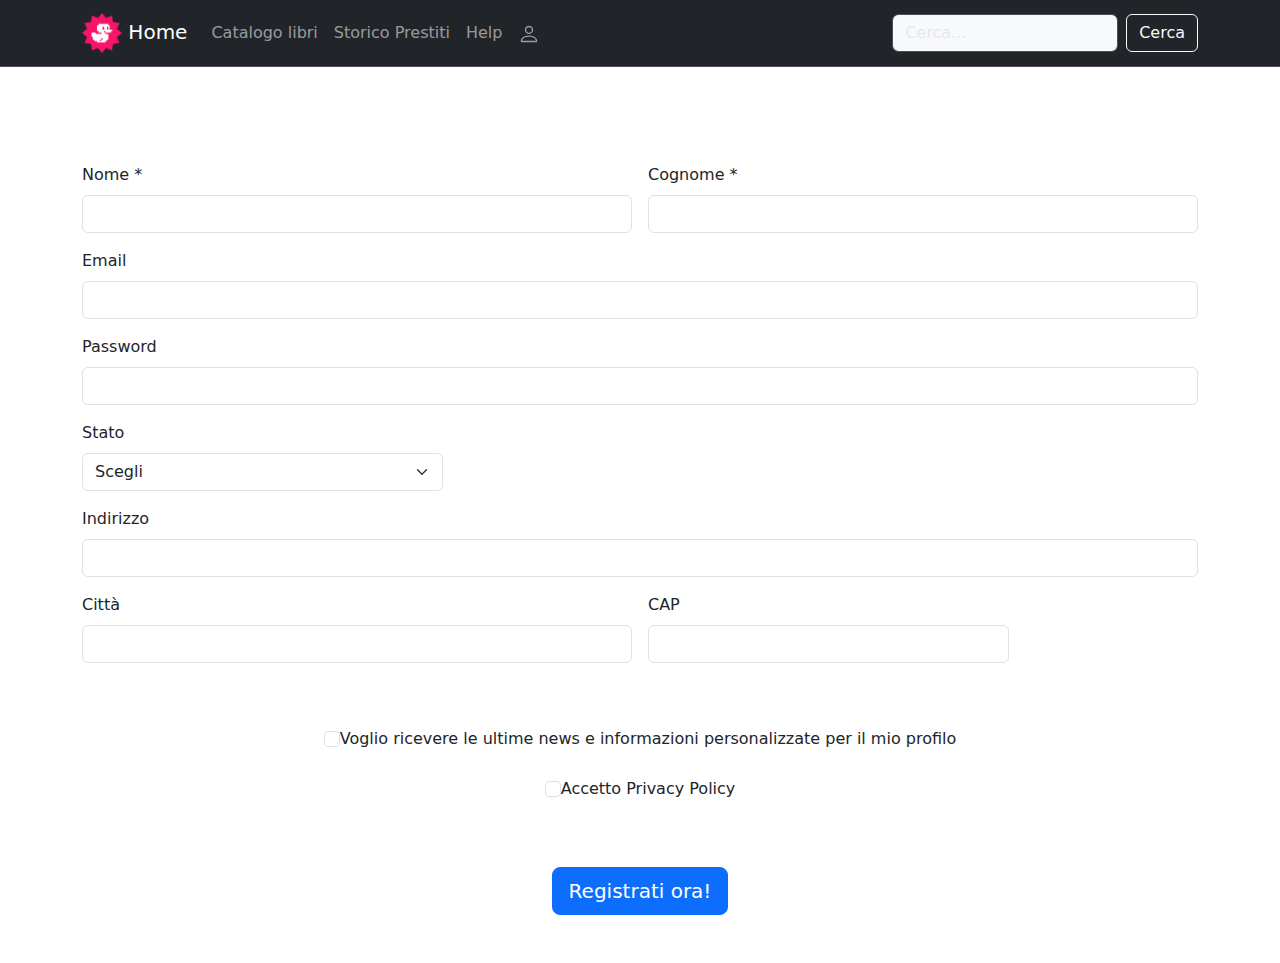
<file: create-user.html>
<!DOCTYPE html>
<html lang="en">
<head>
    <meta charset="UTF-8">
    <meta name="viewport" content="width=device-width, initial-scale=1.0">
    <title>Bootstrap Form</title>
    <link href="https://cdn.jsdelivr.net/npm/bootstrap@5.3.3/dist/css/bootstrap.min.css" rel="stylesheet" integrity="sha384-QWTKZyjpPEjISv5WaRU9OFeRpok6YctnYmDr5pNlyT2bRjXh0JMhjY6hW+ALEwIH" crossorigin="anonymous">

    <link rel="stylesheet" href="css2/style2.css">
</head>
<body>

     <!-- header, navbar -->
     <header>
        <nav class="navbar navbar-expand-lg bg-dark border-bottom border-body" data-bs-theme="dark">
            <div class="container">
                <a class="navbar-brand" href="#">
                    <img src="img/duck.png" alt="papera bianca su sfondo fucsia" width="40" height="40" class="d-inline-block align-text-center">
                    Home
                </a>
                <button class="navbar-toggler" type="button" data-bs-toggle="collapse" data-bs-target="#navbarSupportedContent" aria-controls="navbarSupportedContent" aria-expanded="false" aria-label="Toggle navigation">
                    <span class="navbar-toggler-icon"></span>
                </button>
                <div class="collapse navbar-collapse"       id="navbarSupportedContent">
                    <ul class="navbar-nav me-auto mb-2 mb-lg-0">
                        <li class="nav-item">
                            <a class="nav-link " aria-current="page" data-bs-toggle="collapse" href="./index.html">Catalogo libri</a>
                        </li>
                        <li class="nav-item">
                            <a class="nav-link" href="#">Storico Prestiti</a>
                        </li>
                        <li class="nav-item">
                            <a class="nav-link" href="#">Help</a>
                        </li>
                        <li class="nav-item">
                          <a class="nav-link" aria-current="page" data-bs-toggle="collapse" href="./create-user.html"><i class="bi bi-person"></i><svg xmlns="http://www.w3.org/2000/svg" width="22" height="22" fill="currentColor"  class="bi bi-person" viewBox="0 0 16 16">
                              <path d="M8 8a3 3 0 1 0 0-6 3 3 0 0 0 0 6m2-3a2 2 0 1 1-4 0 2 2 0 0 1 4 0m4 8c0 1-1 1-1 1H3s-1 0-1-1 1-4 6-4 6 3 6 4m-1-.004c-.001-.246-.154-.986-.832-1.664C11.516 10.68 10.289 10 8 10s-3.516.68-4.168 1.332c-.678.678-.83 1.418-.832 1.664z"/>
                            </svg></a>
                      </li>
                    </ul>
                    <form class="d-flex" role="search">
                        <input class="form-control me-2 bg-light text-dark" type="search" placeholder="Cerca..." aria-label="Search">
                        <button class="btn btn-outline-light" type="submit"> Cerca</button>
                    </form>
                </div>
            </div>
        </nav>
    </header>

    <main>
        <div class="container pt-5">
            <form class="row g-3">
                <div class="col-6 pt-5">
                    <label for="name" class="form-label">Nome *</label>
                    <input type="text" class="form-control" id="name" required> 
                </div>
                <div class="col-6 pt-5">
                    <label for="surname" class="form-label">Cognome *</label>
                    <input type="text" class="form-control" id="surname" required>
                </div>
                <div class="col-12">
                  <label for="email" class="form-label">Email</label>
                  <input type="email" class="form-control" id="email" required>
                </div>
                <div class="col-12">
                  <label for="password" class="form-label">Password</label>
                  <input type="password" class="form-control" id="password" required>
                </div>
                <div class="col-4">
                    <label for="state" class="form-label">Stato</label>
                    <select id="state" class="form-select">
                      <option selected>Scegli</option>
                      <option value="">Italy</option>
                      <option value="">France</option>
                      <option value="">Spain</option>
                      <option value="">United Kingdom</option>
                      <option value="">Morocco</option>
                    </select>
                  </div>
                <div class="col-12">
                  <label for="address" class="form-label">Indirizzo</label>
                  <input type="text" class="form-control" id="address">
                </div>
                <div class="col-6">
                  <label for="city" class="form-label">Città</label>
                  <input type="text" class="form-control" id="city">
                </div>
                <div class="col-4">
                  <label for="zip" class="form-label">CAP</label>
                  <input type="text" class="form-control" id="zip">
                </div>
                <div class="col-12">
                    <div class="form-check pt-5 d-flex justify-content-center">
                      <input class="form-check-input" type="checkbox" id="gridCheck">
                      <label class="form-check-label" for="gridCheck"> Voglio ricevere le ultime news e informazioni personalizzate per il mio profilo </label>
                    </div>
                  </div>
                <div class="col-12">
                  <div class="form-check pt-2 d-flex justify-content-center">
                    <input class="form-check-input" type="checkbox" id="gridCheck" required>
                    <label class="form-check-label" for="gridCheck"> Accetto Privacy Policy</label> 
                  </div>
                </div>
                <div class="col-12 pt-5 d-flex justify-content-center pb-5">
                  <button type="submit" class="btn btn-primary btn-lg">Registrati ora!</button>
                </div>
              </form>
        </div>
    </main>

   
    <script src="https://cdn.jsdelivr.net/npm/bootstrap@5.3.3/dist/js/bootstrap.bundle.min.js" integrity="sha384-YvpcrYf0tY3lHB60NNkmXc5s9fDVZLESaAA55NDzOxhy9GkcIdslK1eN7N6jIeHz" crossorigin="anonymous"></script>
</body>
</html>
</file>
<file: css/style.css>
ul,ol,menu {
    list-style: none;
}


.list-group-item{
    display: flex;
    
}

input::placeholder {
    display: flex;
    color: black;
}
</file>
<file: css2/style2.css>
.form-check {
    display: flex;
    align-content: center;
    row-gap: 50px;
}
</file>
